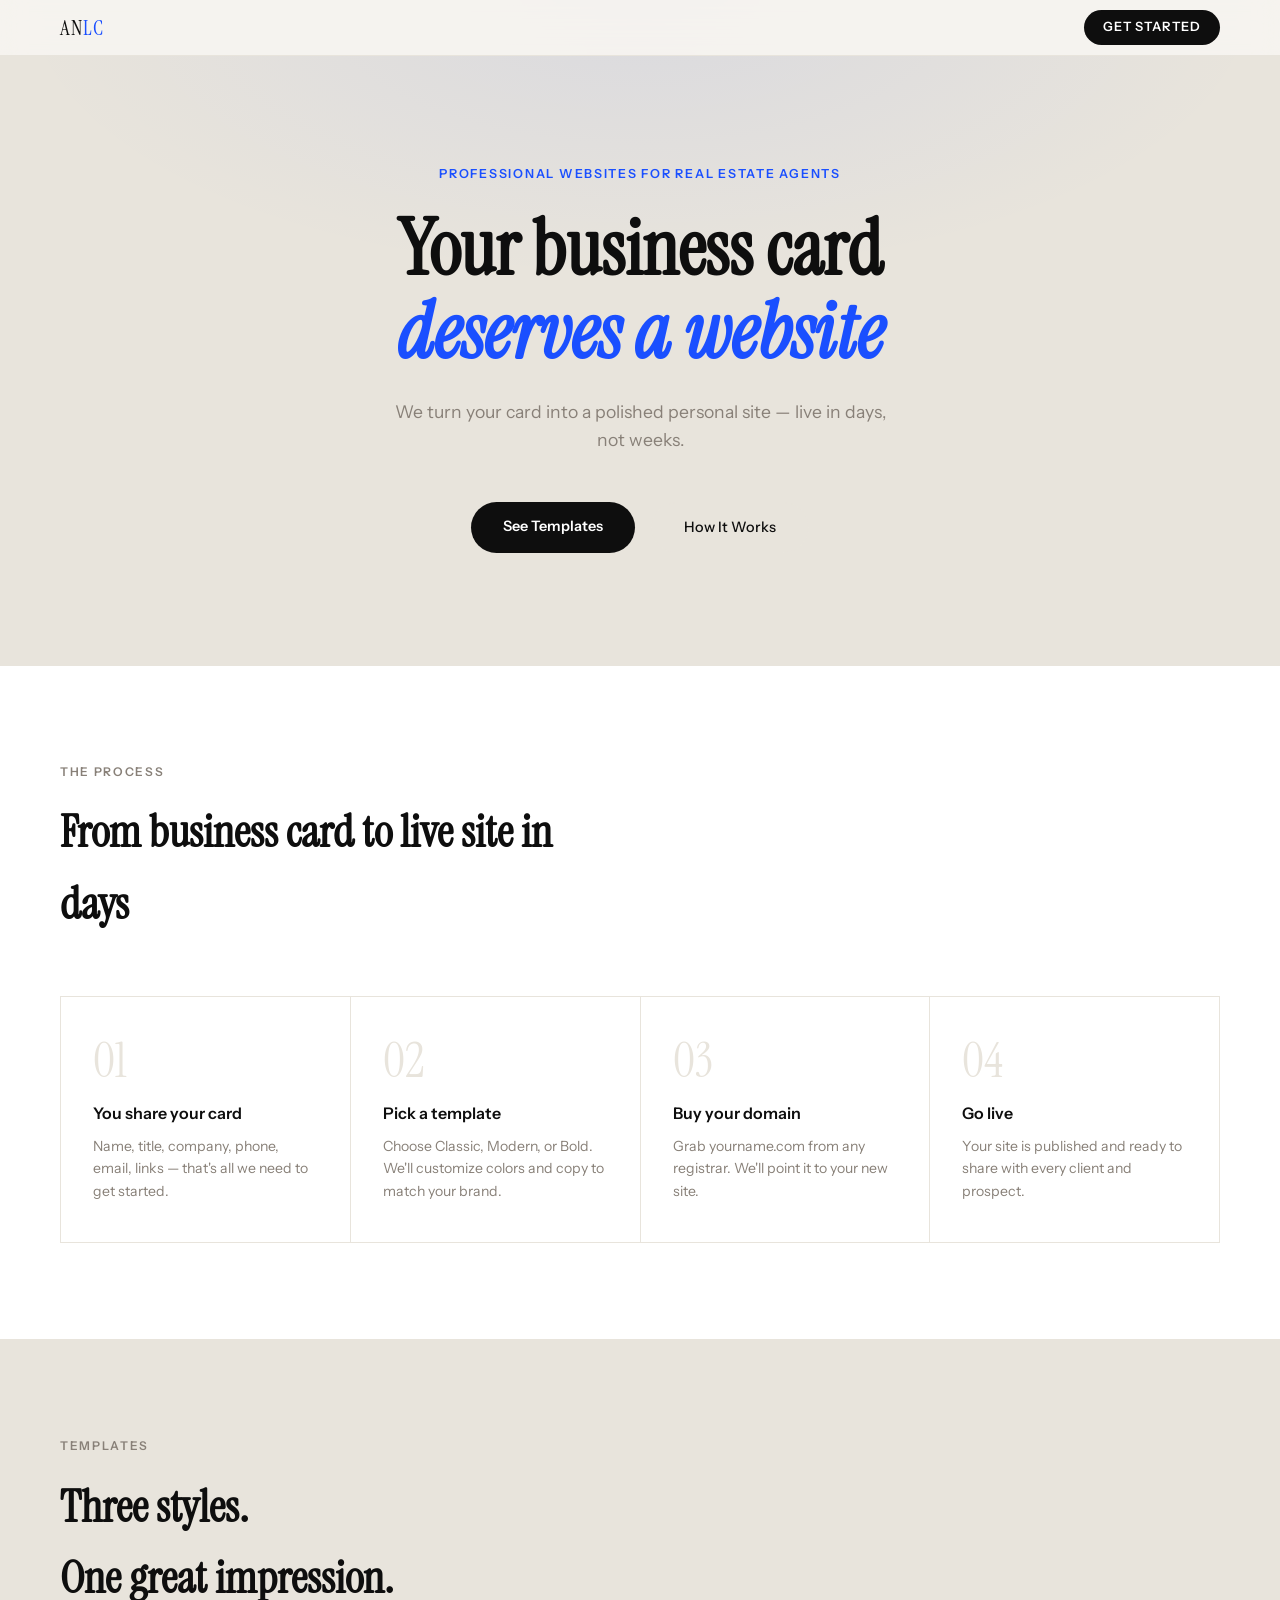
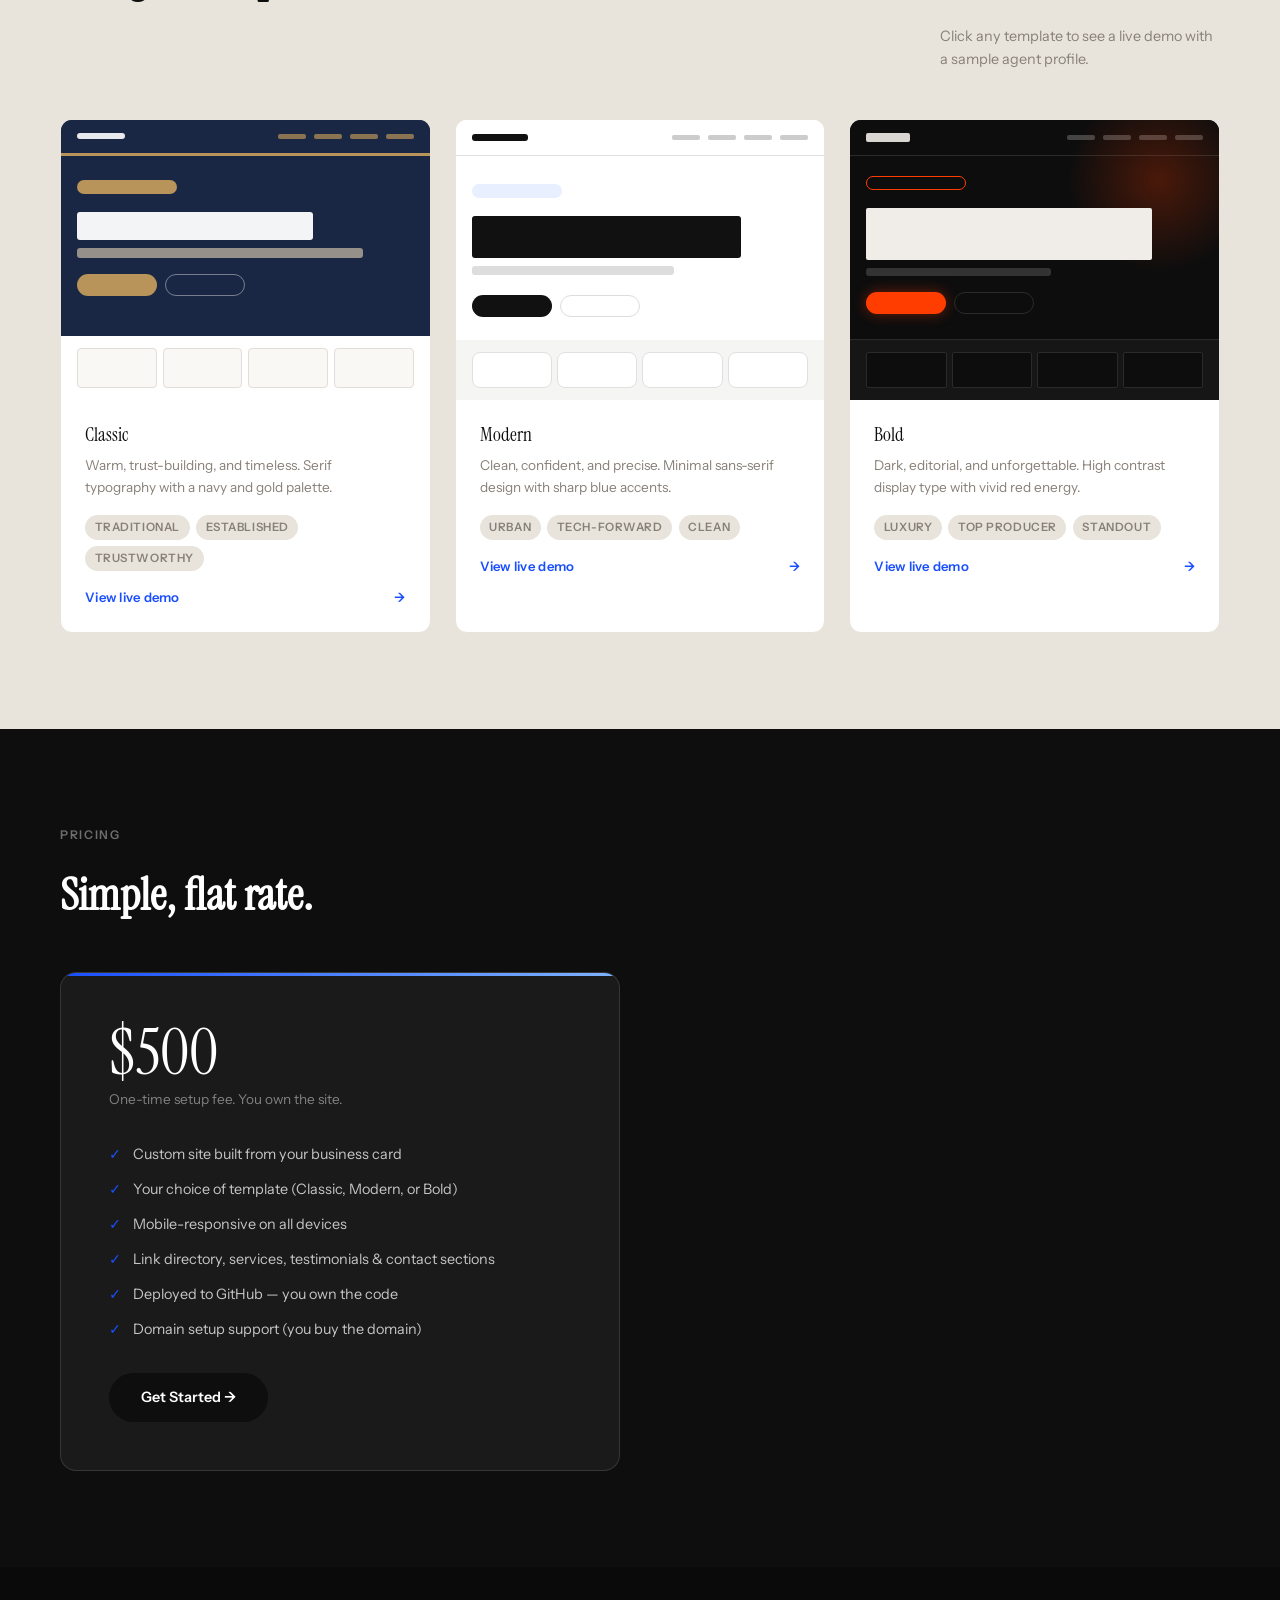
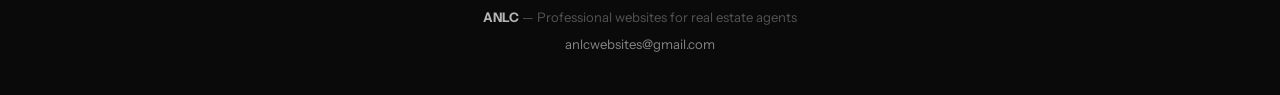
<file: index.html>
<!DOCTYPE html>
<html lang="en">
<head>
  <meta charset="UTF-8" />
<link rel="icon" href="favicon.png" type="image/png" />
  <meta name="viewport" content="width=device-width, initial-scale=1.0" />
  <title>ANLC — Professional Websites for Real Estate Agents</title>
  <link rel="preconnect" href="https://fonts.googleapis.com" />
  <link rel="stylesheet" href="https://fonts.googleapis.com/css2?family=Instrument+Serif:ital@0;1&family=Instrument+Sans:wght@400;500;600&display=swap" />
  <style>
    *, *::before, *::after { box-sizing: border-box; margin: 0; padding: 0; }
    html { scroll-behavior: smooth; }

    :root {
      --ink:     #0e0e0e;
      --paper: #e8e4dc;
      --mid:     #e8e4dc;
      --muted:   #888078;
      --accent:  #1a4fff;
      --f-serif: 'Instrument Serif', Georgia, serif;
      --f-sans:  'Instrument Sans', system-ui, sans-serif;
      --max:     1160px;
    }

    body {
      background: var(--paper);
      color: var(--ink);
      font-family: var(--f-sans);
      font-size: 16px;
      line-height: 1.6;
    }

    /* ── NAV ─────────────────────────────────────────────── */
    nav {
      position: fixed; top: 0; left: 0; right: 0; z-index: 50;
      background: rgba(247,245,240,.92);
      backdrop-filter: blur(12px);
      border-bottom: 1px solid var(--mid);
      height: 56px;
      display: flex; align-items: center;
      padding: 0 2rem;
    }
    .nav-inner {
      max-width: var(--max); margin: 0 auto; width: 100%;
      display: flex; align-items: center; justify-content: space-between;
    }
    .logo {
      font-family: var(--f-serif);
      font-size: 1.3rem;
      letter-spacing: .04em;
      color: var(--ink);
    }
    .logo span { color: var(--accent); }
    .nav-cta {
      background: var(--ink);
      color: #fff;
      font-size: .8rem;
      font-weight: 600;
      letter-spacing: .06em;
      text-transform: uppercase;
      padding: .45rem 1.2rem;
      border-radius: 100px;
      text-decoration: none;
      transition: background .2s;
    }
    .nav-cta:hover { background: var(--accent); }

    /* ── HERO ────────────────────────────────────────────── */
    .hero {
      padding: 10rem 2rem 7rem;
      text-align: center;
      position: relative;
      overflow: hidden;
    }
    .hero::before {
      content: '';
      position: absolute; inset: 0;
      background:
        radial-gradient(ellipse 70% 60% at 50% 0%, rgba(26,79,255,.07) 0%, transparent 70%);
      pointer-events: none;
    }
    .hero-eyebrow {
      display: inline-block;
      font-size: .78rem;
      font-weight: 600;
      letter-spacing: .14em;
      text-transform: uppercase;
      color: var(--accent);
      margin-bottom: 1.5rem;
      opacity: 0;
      animation: fadeUp .6s .1s ease forwards;
    }
    .hero-headline {
      font-family: var(--f-serif);
      font-size: clamp(2.8rem, 6vw, 5.2rem);
      line-height: 1.08;
      color: var(--ink);
      max-width: 820px;
      margin: 0 auto 1.5rem;
      opacity: 0;
      animation: fadeUp .6s .2s ease forwards;
    }
    .hero-headline em {
      font-style: italic;
      color: var(--accent);
    }
    .hero-sub {
      font-size: 1.1rem;
      color: var(--muted);
      max-width: 500px;
      margin: 0 auto 3rem;
      font-weight: 400;
      opacity: 0;
      animation: fadeUp .6s .3s ease forwards;
    }
    .hero-actions {
      display: flex; gap: 1rem; justify-content: center; flex-wrap: wrap;
      opacity: 0;
      animation: fadeUp .6s .4s ease forwards;
    }
    .btn-primary {
      background: var(--ink); color: #fff;
      padding: .8rem 2rem;
      border-radius: 100px;
      font-size: .9rem; font-weight: 600;
      text-decoration: none;
      transition: background .2s, transform .2s;
    }
    .btn-primary:hover { background: var(--accent); transform: translateY(-1px); }
    .btn-ghost {
      border: 1.5px solid var(--mid); color: var(--ink);
      padding: .8rem 2rem;
      border-radius: 100px;
      font-size: .9rem; font-weight: 500;
      text-decoration: none;
      transition: border-color .2s;
    }
    .btn-ghost:hover { border-color: var(--ink); }

    /* ── HOW IT WORKS ────────────────────────────────────── */
    .how {
      padding: 6rem 2rem;
      background: #fff;
      border-top: 1px solid var(--mid);
      border-bottom: 1px solid var(--mid);
    }
    .how-inner {
      max-width: var(--max); margin: 0 auto;
    }
    .section-label {
      font-size: .75rem;
      font-weight: 600;
      letter-spacing: .14em;
      text-transform: uppercase;
      color: var(--muted);
      margin-bottom: 1rem;
    }
    .section-title {
      font-family: var(--f-serif);
      font-size: clamp(1.8rem, 3.5vw, 2.8rem);
      color: var(--ink);
      margin-bottom: 3.5rem;
      max-width: 540px;
    }
    .steps {
      display: grid;
      grid-template-columns: repeat(auto-fit, minmax(200px, 1fr));
      gap: 1px;
      background: var(--mid);
      border: 1px solid var(--mid);
    }
    .step {
      background: #fff;
      padding: 2.5rem 2rem;
    }
    .step-num {
      font-family: var(--f-serif);
      font-size: 3rem;
      color: var(--mid);
      line-height: 1;
      margin-bottom: 1rem;
    }
    .step-title {
      font-size: 1rem;
      font-weight: 600;
      color: var(--ink);
      margin-bottom: .5rem;
    }
    .step-desc { font-size: .88rem; color: var(--muted); }

    /* ── TEMPLATES ───────────────────────────────────────── */
    .templates {
      padding: 6rem 2rem;
    }
    .templates-inner { max-width: var(--max); margin: 0 auto; }
    .templates-header {
      display: flex;
      align-items: flex-end;
      justify-content: space-between;
      margin-bottom: 3rem;
      flex-wrap: wrap;
      gap: 1rem;
    }
    .template-grid {
      display: grid;
      grid-template-columns: repeat(3, 1fr);
      gap: 1.5rem;
    }

    .template-card {
      border-radius: 12px;
      overflow: hidden;
      border: 1px solid var(--mid);
      transition: transform .25s, box-shadow .25s;
      text-decoration: none;
      display: block;
      background: #fff;
    }
    .template-card:hover {
      transform: translateY(-6px);
      box-shadow: 0 16px 48px rgba(0,0,0,.1);
    }

    /* Preview thumbnails — CSS-generated mockups */
    .template-preview {
      height: 280px;
      position: relative;
      overflow: hidden;
    }

    /* CLASSIC preview */
    .preview-classic {
      background: #1a2744;
    }
    .preview-classic .p-nav {
      background: #1a2744;
      border-bottom: 3px solid #b8935a;
      height: 36px;
      display: flex; align-items: center; padding: 0 16px;
      gap: 12px;
    }
    .preview-classic .p-nav-dot { width: 48px; height: 6px; background: #fff; border-radius: 3px; opacity: .9; }
    .preview-classic .p-nav-links { display: flex; gap: 8px; margin-left: auto; }
    .preview-classic .p-nav-link { width: 28px; height: 5px; background: #b8935a; border-radius: 2px; opacity: .7; }
    .preview-classic .p-hero { padding: 24px 16px 16px; }
    .preview-classic .p-badge { background: #b8935a; display: inline-block; height: 14px; width: 100px; border-radius: 7px; margin-bottom: 10px; }
    .preview-classic .p-name { height: 28px; background: #fff; border-radius: 3px; width: 70%; margin-bottom: 8px; opacity: .95; }
    .preview-classic .p-tag { height: 10px; background: #e8d5b7; border-radius: 3px; width: 85%; opacity: .6; margin-bottom: 16px; }
    .preview-classic .p-btns { display: flex; gap: 8px; }
    .preview-classic .p-btn1 { height: 22px; width: 80px; background: #b8935a; border-radius: 11px; }
    .preview-classic .p-btn2 { height: 22px; width: 80px; border: 1.5px solid rgba(255,255,255,.4); border-radius: 11px; }
    .preview-classic .p-cards {
      position: absolute; bottom: 0; left: 0; right: 0;
      background: #fff;
      padding: 12px 16px;
      display: grid; grid-template-columns: repeat(4,1fr); gap: 6px;
    }
    .preview-classic .p-card { height: 40px; background: #faf8f4; border: 1px solid #e2ddd6; border-radius: 4px; }

    /* MODERN preview */
    .preview-modern { background: #fff; }
    .preview-modern .p-nav {
      background: rgba(255,255,255,.9);
      border-bottom: 1px solid #e0e0e0;
      height: 36px;
      display: flex; align-items: center; padding: 0 16px; gap: 12px;
    }
    .preview-modern .p-nav-dot { width: 56px; height: 7px; background: #111; border-radius: 3px; }
    .preview-modern .p-nav-links { display: flex; gap: 8px; margin-left: auto; }
    .preview-modern .p-nav-link { width: 28px; height: 5px; background: #ccc; border-radius: 2px; }
    .preview-modern .p-hero { padding: 28px 16px 16px; }
    .preview-modern .p-badge { background: #e8f0ff; display: inline-block; height: 14px; width: 90px; border-radius: 7px; margin-bottom: 10px; }
    .preview-modern .p-name { height: 42px; background: #111; border-radius: 3px; width: 80%; margin-bottom: 8px; }
    .preview-modern .p-tag { height: 9px; background: #ddd; border-radius: 3px; width: 60%; margin-bottom: 20px; }
    .preview-modern .p-btns { display: flex; gap: 8px; }
    .preview-modern .p-btn1 { height: 22px; width: 80px; background: #111; border-radius: 11px; }
    .preview-modern .p-btn2 { height: 22px; width: 80px; border: 1.5px solid #ddd; border-radius: 11px; }
    .preview-modern .p-cards {
      position: absolute; bottom: 0; left: 0; right: 0;
      background: #f5f5f3;
      padding: 12px 16px;
      display: grid; grid-template-columns: repeat(4,1fr); gap: 5px;
    }
    .preview-modern .p-card { height: 36px; background: #fff; border: 1px solid #e0e0e0; border-radius: 8px; }

    /* BOLD preview */
    .preview-bold { background: #0d0d0d; }
    .preview-bold .p-nav {
      background: #0d0d0d;
      border-bottom: 1px solid #2a2a2a;
      height: 36px;
      display: flex; align-items: center; padding: 0 16px; gap: 12px;
    }
    .preview-bold .p-nav-dot { width: 44px; height: 9px; background: #f0ede8; border-radius: 2px; opacity: .9; }
    .preview-bold .p-nav-links { display: flex; gap: 8px; margin-left: auto; }
    .preview-bold .p-nav-link { width: 28px; height: 5px; background: #444; border-radius: 2px; }
    .preview-bold .p-glow {
      position: absolute; top: -40px; right: -40px;
      width: 200px; height: 200px;
      background: radial-gradient(circle, rgba(255,61,0,.25) 0%, transparent 65%);
      pointer-events: none;
    }
    .preview-bold .p-hero { padding: 20px 16px 16px; position: relative; z-index: 1; }
    .preview-bold .p-badge { border: 1px solid #ff3d00; display: inline-block; height: 14px; width: 100px; border-radius: 7px; margin-bottom: 10px; }
    .preview-bold .p-name { height: 52px; background: #f0ede8; border-radius: 2px; width: 85%; margin-bottom: 8px; }
    .preview-bold .p-tag { height: 8px; background: #333; border-radius: 3px; width: 55%; margin-bottom: 16px; }
    .preview-bold .p-btns { display: flex; gap: 8px; }
    .preview-bold .p-btn1 { height: 22px; width: 80px; background: #ff3d00; border-radius: 11px; box-shadow: 0 0 14px rgba(255,61,0,.4); }
    .preview-bold .p-btn2 { height: 22px; width: 80px; border: 1px solid #2a2a2a; border-radius: 11px; }
    .preview-bold .p-cards {
      position: absolute; bottom: 0; left: 0; right: 0;
      background: #161616;
      border-top: 1px solid #2a2a2a;
      padding: 12px 16px;
      display: grid; grid-template-columns: repeat(4,1fr); gap: 5px;
    }
    .preview-bold .p-card { height: 36px; background: #0d0d0d; border: 1px solid #2a2a2a; border-radius: 2px; }

    /* Template card info */
    .template-info { padding: 1.25rem 1.5rem 1.5rem; }
    .template-name {
      font-family: var(--f-serif);
      font-size: 1.2rem;
      color: var(--ink);
      margin-bottom: .3rem;
    }
    .template-desc { font-size: .85rem; color: var(--muted); margin-bottom: 1rem; }
    .template-tags { display: flex; flex-wrap: wrap; gap: .4rem; }
    .tag {
      font-size: .72rem;
      font-weight: 600;
      letter-spacing: .05em;
      text-transform: uppercase;
      padding: .2rem .6rem;
      border-radius: 100px;
      background: var(--mid);
      color: var(--muted);
    }
    .template-link {
      display: flex; align-items: center; justify-content: space-between;
      margin-top: 1rem;
      font-size: .82rem;
      font-weight: 600;
      color: var(--accent);
      letter-spacing: .02em;
    }
    .template-link::after { content: '→'; }

    /* ── PRICING ─────────────────────────────────────────── */
    .pricing {
      padding: 6rem 2rem;
      background: var(--ink);
      color: #fff;
    }
    .pricing-inner { max-width: var(--max); margin: 0 auto; }
    .pricing-inner .section-label { color: rgba(255,255,255,.4); }
    .pricing-inner .section-title { color: #fff; }
    .pricing-card {
      background: rgba(255,255,255,.05);
      border: 1px solid rgba(255,255,255,.12);
      border-radius: 16px;
      padding: 3rem;
      max-width: 560px;
      position: relative;
      overflow: hidden;
    }
    .pricing-card::before {
      content: '';
      position: absolute; top: 0; left: 0; right: 0; height: 3px;
      background: linear-gradient(90deg, var(--accent), #7eb3ff);
    }
    .price-amount {
      font-family: var(--f-serif);
      font-size: 4rem;
      line-height: 1;
      margin-bottom: .25rem;
    }
    .price-note { font-size: .85rem; color: rgba(255,255,255,.45); margin-bottom: 2rem; }
    .price-includes {
      list-style: none;
      display: flex; flex-direction: column; gap: .75rem;
      margin-bottom: 2rem;
    }
    .price-includes li {
      font-size: .9rem;
      color: rgba(255,255,255,.75);
      padding-left: 1.5rem;
      position: relative;
    }
    .price-includes li::before {
      content: '✓';
      position: absolute; left: 0;
      color: var(--accent);
      font-weight: 700;
    }

    /* ── FOOTER ──────────────────────────────────────────── */
    footer {
      background: #0a0a0a;
      padding: 2.5rem 2rem;
      text-align: center;
      font-size: .82rem;
      color: rgba(255,255,255,.3);
    }
    footer a { color: rgba(255,255,255,.5); text-decoration: none; }
    footer a:hover { color: #fff; }

    /* ── ANIMATIONS ──────────────────────────────────────── */
    @keyframes fadeUp {
      from { opacity: 0; transform: translateY(20px); }
      to   { opacity: 1; transform: translateY(0); }
    }

    /* ── RESPONSIVE ──────────────────────────────────────── */
    @media (max-width: 900px) {
      .template-grid { grid-template-columns: 1fr; max-width: 480px; margin: 0 auto; }
    }
    @media (max-width: 600px) {
      .hero { padding: 8rem 1.5rem 5rem; }
      .templates-header { flex-direction: column; align-items: flex-start; }
      .pricing-card { padding: 2rem 1.5rem; }
    }
  </style>
</head>
<body>

  <!-- NAV -->
  <nav>
    <div class="nav-inner">
      <span class="logo">AN<span>LC</span></span>
      <a href="https://docs.google.com/forms/d/e/1FAIpQLSc2nTvF0Hm6U1TiB1kS05uPXI6qzrnJtPU-JEfVSeDwCHO5rw/viewform?usp=publish-editor" target="_blank" class="nav-cta">Get Started</a>
    </div>
  </nav>

  <!-- HERO -->
  <section class="hero">
    <p class="hero-eyebrow">Professional websites for real estate agents</p>
    <h1 class="hero-headline">Your business card<br/><em>deserves a website</em></h1>
    <p class="hero-sub">We turn your card into a polished personal site — live in days, not weeks.</p>
    <div class="hero-actions">
      <a href="#templates" class="btn-primary">See Templates</a>
      <a href="#how" class="btn-ghost">How It Works</a>
    </div>
  </section>

  <!-- HOW IT WORKS -->
  <section class="how" id="how">
    <div class="how-inner">
      <p class="section-label">The Process</p>
      <h2 class="section-title">From business card to live site in days</h2>
      <div class="steps">
        <div class="step">
          <div class="step-num">01</div>
          <div class="step-title">You share your card</div>
          <p class="step-desc">Name, title, company, phone, email, links — that's all we need to get started.</p>
        </div>
        <div class="step">
          <div class="step-num">02</div>
          <div class="step-title">Pick a template</div>
          <p class="step-desc">Choose Classic, Modern, or Bold. We'll customize colors and copy to match your brand.</p>
        </div>
        <div class="step">
          <div class="step-num">03</div>
          <div class="step-title">Buy your domain</div>
          <p class="step-desc">Grab yourname.com from any registrar. We'll point it to your new site.</p>
        </div>
        <div class="step">
          <div class="step-num">04</div>
          <div class="step-title">Go live</div>
          <p class="step-desc">Your site is published and ready to share with every client and prospect.</p>
        </div>
      </div>
    </div>
  </section>

  <!-- TEMPLATES -->
  <section class="templates" id="templates">
    <div class="templates-inner">
      <div class="templates-header">
        <div>
          <p class="section-label">Templates</p>
          <h2 class="section-title">Three styles.<br/>One great impression.</h2>
        </div>
        <p style="color:var(--muted);font-size:.9rem;max-width:280px">Click any template to see a live demo with a sample agent profile.</p>
      </div>

      <div class="template-grid">

        <!-- CLASSIC -->
        <a href="./classic/" class="template-card" target="_blank">
          <div class="template-preview preview-classic">
            <div class="p-nav">
              <div class="p-nav-dot"></div>
              <div class="p-nav-links">
                <div class="p-nav-link"></div>
                <div class="p-nav-link"></div>
                <div class="p-nav-link"></div>
                <div class="p-nav-link"></div>
              </div>
            </div>
            <div class="p-hero">
              <div class="p-badge"></div>
              <div class="p-name"></div>
              <div class="p-tag"></div>
              <div class="p-btns">
                <div class="p-btn1"></div>
                <div class="p-btn2"></div>
              </div>
            </div>
            <div class="p-cards">
              <div class="p-card"></div>
              <div class="p-card"></div>
              <div class="p-card"></div>
              <div class="p-card"></div>
            </div>
          </div>
          <div class="template-info">
            <div class="template-name">Classic</div>
            <p class="template-desc">Warm, trust-building, and timeless. Serif typography with a navy and gold palette.</p>
            <div class="template-tags">
              <span class="tag">Traditional</span>
              <span class="tag">Established</span>
              <span class="tag">Trustworthy</span>
            </div>
            <div class="template-link">View live demo</div>
          </div>
        </a>

        <!-- MODERN -->
        <a href="./modern/" class="template-card" target="_blank">
          <div class="template-preview preview-modern">
            <div class="p-nav">
              <div class="p-nav-dot"></div>
              <div class="p-nav-links">
                <div class="p-nav-link"></div>
                <div class="p-nav-link"></div>
                <div class="p-nav-link"></div>
                <div class="p-nav-link"></div>
              </div>
            </div>
            <div class="p-hero">
              <div class="p-badge"></div>
              <div class="p-name"></div>
              <div class="p-tag"></div>
              <div class="p-btns">
                <div class="p-btn1"></div>
                <div class="p-btn2"></div>
              </div>
            </div>
            <div class="p-cards">
              <div class="p-card"></div>
              <div class="p-card"></div>
              <div class="p-card"></div>
              <div class="p-card"></div>
            </div>
          </div>
          <div class="template-info">
            <div class="template-name">Modern</div>
            <p class="template-desc">Clean, confident, and precise. Minimal sans-serif design with sharp blue accents.</p>
            <div class="template-tags">
              <span class="tag">Urban</span>
              <span class="tag">Tech-forward</span>
              <span class="tag">Clean</span>
            </div>
            <div class="template-link">View live demo</div>
          </div>
        </a>

        <!-- BOLD -->
        <a href="./bold/" class="template-card" target="_blank">
          <div class="template-preview preview-bold">
            <div class="p-nav">
              <div class="p-nav-dot"></div>
              <div class="p-nav-links">
                <div class="p-nav-link"></div>
                <div class="p-nav-link"></div>
                <div class="p-nav-link"></div>
                <div class="p-nav-link"></div>
              </div>
            </div>
            <div class="p-glow"></div>
            <div class="p-hero">
              <div class="p-badge"></div>
              <div class="p-name"></div>
              <div class="p-tag"></div>
              <div class="p-btns">
                <div class="p-btn1"></div>
                <div class="p-btn2"></div>
              </div>
            </div>
            <div class="p-cards">
              <div class="p-card"></div>
              <div class="p-card"></div>
              <div class="p-card"></div>
              <div class="p-card"></div>
            </div>
          </div>
          <div class="template-info">
            <div class="template-name">Bold</div>
            <p class="template-desc">Dark, editorial, and unforgettable. High contrast display type with vivid red energy.</p>
            <div class="template-tags">
              <span class="tag">Luxury</span>
              <span class="tag">Top Producer</span>
              <span class="tag">Standout</span>
            </div>
            <div class="template-link">View live demo</div>
          </div>
        </a>

      </div>
    </div>
  </section>

  <!-- PRICING -->
  <section class="pricing" id="pricing">
    <div class="pricing-inner">
      <p class="section-label">Pricing</p>
      <h2 class="section-title" style="color:#fff;margin-bottom:2.5rem">Simple, flat rate.</h2>
      <div class="pricing-card">
        <div class="price-amount">$500</div>
        <p class="price-note">One-time setup fee. You own the site.</p>
        <ul class="price-includes">
          <li>Custom site built from your business card</li>
          <li>Your choice of template (Classic, Modern, or Bold)</li>
          <li>Mobile-responsive on all devices</li>
          <li>Link directory, services, testimonials & contact sections</li>
          <li>Deployed to GitHub — you own the code</li>
          <li>Domain setup support (you buy the domain)</li>
        </ul>
        <a href="https://docs.google.com/forms/d/e/1FAIpQLSc2nTvF0Hm6U1TiB1kS05uPXI6qzrnJtPU-JEfVSeDwCHO5rw/viewform?usp=publish-editor" target="_blank" class="btn-primary" style="display:inline-block">Get Started →</a>
      </div>
    </div>
  </section>

  <!-- FOOTER -->
  <footer id="contact">
    <p style="margin-bottom:.4rem">
      <strong style="color:rgba(255,255,255,.7)">ANLC</strong> — Professional websites for real estate agents
    </p>
    <p><a href="mailto:anlcwebsites@gmail.com">anlcwebsites@gmail.com</a></p>
  </footer>

</body>
</html>
</file>
